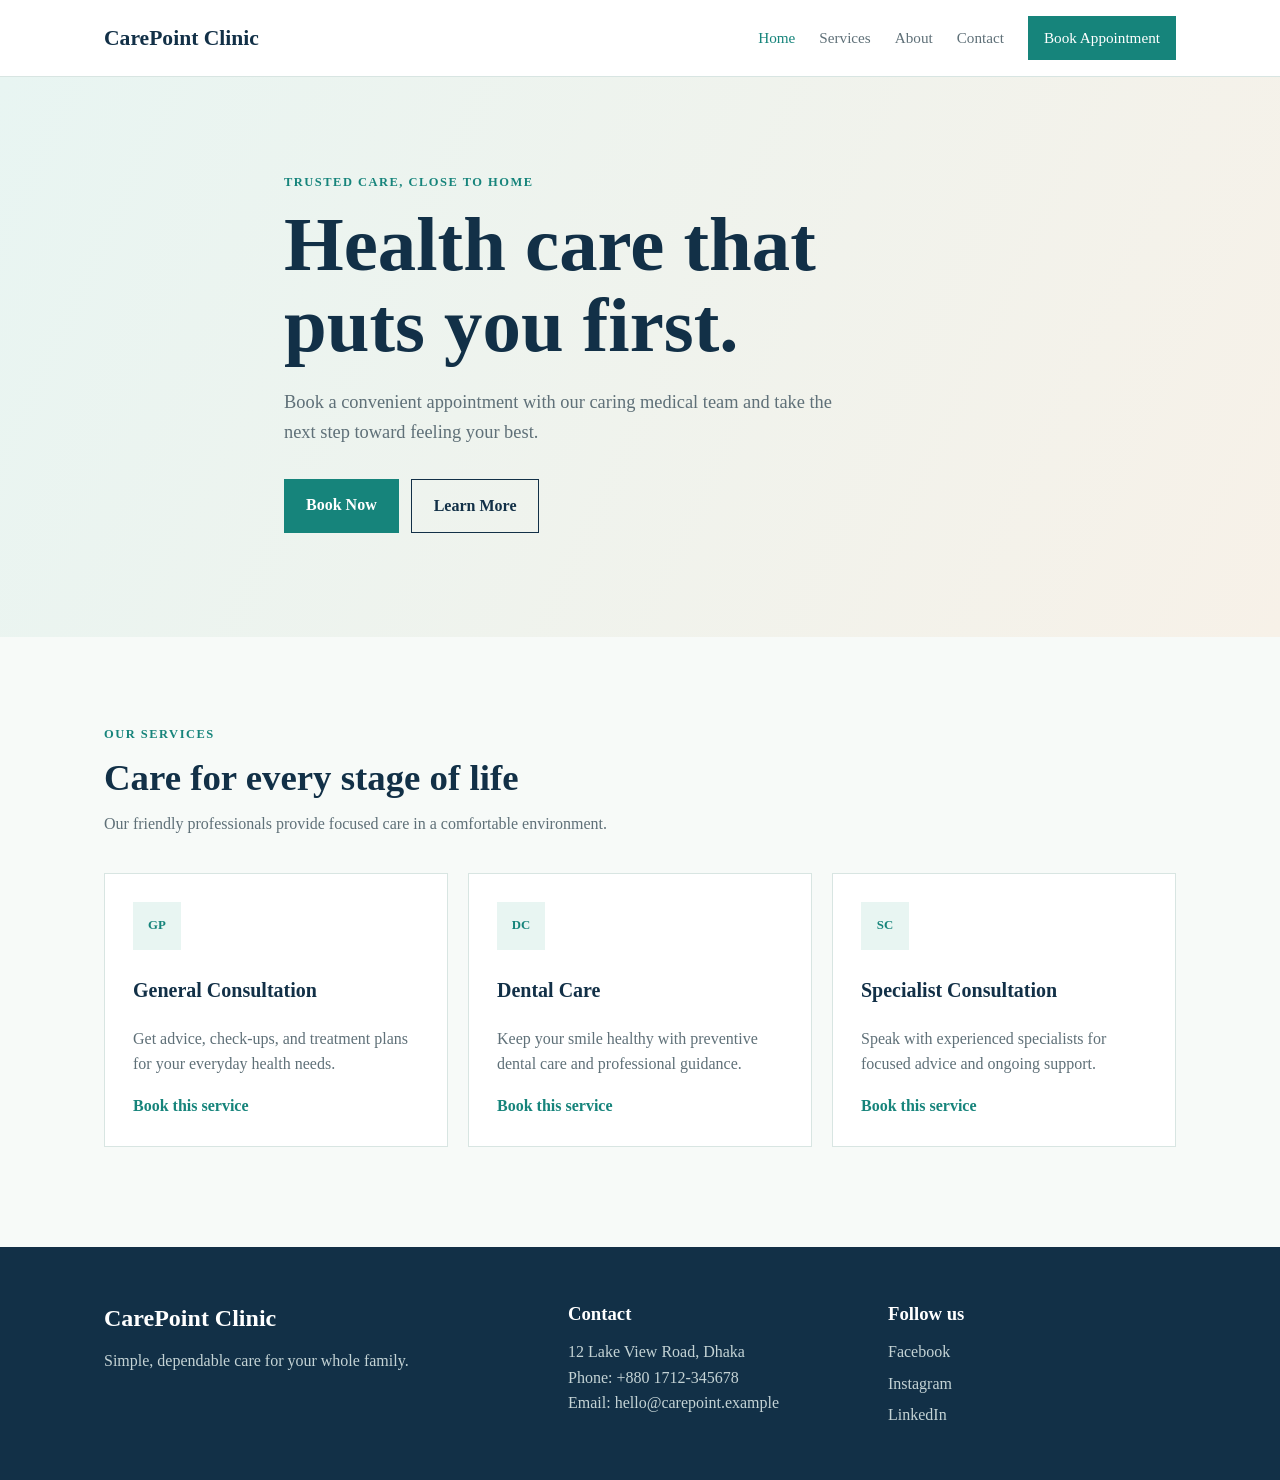
<file: index.html>
<!DOCTYPE html>
<html lang="en">
<head>
  <meta charset="UTF-8">
  <meta name="viewport" content="width=device-width, initial-scale=1.0">
  <title>Clinic Appointment Booking System</title>
  <link rel="stylesheet" href="css/style.css">
</head>
<body>
  <header class="site-header">
    <nav class="navbar container" aria-label="Main navigation">
      <a class="brand" href="index.html">CarePoint Clinic</a>
      <button class="menu-toggle" id="menu-toggle" type="button" aria-expanded="false" aria-controls="main-menu">Menu</button>
      <div class="nav-links" id="main-menu">
        <a class="active" href="index.html">Home</a>
        <a href="#services">Services</a>
        <a href="#about">About</a>
        <a href="#contact">Contact</a>
        <a class="nav-button" href="appointment.html">Book Appointment</a>
      </div>
    </nav>
  </header>

  <main>
    <section class="hero" id="about">
      <div class="container hero-content">
        <p class="eyebrow">Trusted care, close to home</p>
        <h1>Health care that puts you first.</h1>
        <p class="hero-description">Book a convenient appointment with our caring medical team and take the next step toward feeling your best.</p>
        <div class="hero-actions">
          <a class="button primary-button" href="appointment.html">Book Now</a>
          <a class="button secondary-button" href="#services">Learn More</a>
        </div>
      </div>
    </section>

    <section class="services-section container" id="services">
      <div class="section-heading">
        <p class="eyebrow">Our services</p>
        <h2>Care for every stage of life</h2>
        <p>Our friendly professionals provide focused care in a comfortable environment.</p>
      </div>
      <div class="service-grid">
        <article class="service-card">
          <div class="service-icon" aria-hidden="true">GP</div>
          <h3>General Consultation</h3>
          <p>Get advice, check-ups, and treatment plans for your everyday health needs.</p>
          <a class="text-link" href="appointment.html">Book this service</a>
        </article>
        <article class="service-card">
          <div class="service-icon" aria-hidden="true">DC</div>
          <h3>Dental Care</h3>
          <p>Keep your smile healthy with preventive dental care and professional guidance.</p>
          <a class="text-link" href="appointment.html">Book this service</a>
        </article>
        <article class="service-card">
          <div class="service-icon" aria-hidden="true">SC</div>
          <h3>Specialist Consultation</h3>
          <p>Speak with experienced specialists for focused advice and ongoing support.</p>
          <a class="text-link" href="appointment.html">Book this service</a>
        </article>
      </div>
    </section>
  </main>

  <footer class="site-footer" id="contact">
    <div class="container footer-content">
      <div>
        <h2>CarePoint Clinic</h2>
        <p>Simple, dependable care for your whole family.</p>
      </div>
      <div>
        <h3>Contact</h3>
        <p>12 Lake View Road, Dhaka<br>Phone: +880 1712-345678<br>Email: hello@carepoint.example</p>
      </div>
      <div>
        <h3>Follow us</h3>
        <div class="social-links">
          <a href="#contact">Facebook</a>
          <a href="#contact">Instagram</a>
          <a href="#contact">LinkedIn</a>
        </div>
      </div>
    </div>
  </footer>
  <script src="js/script.js"></script>
</body>
</html>
</file>
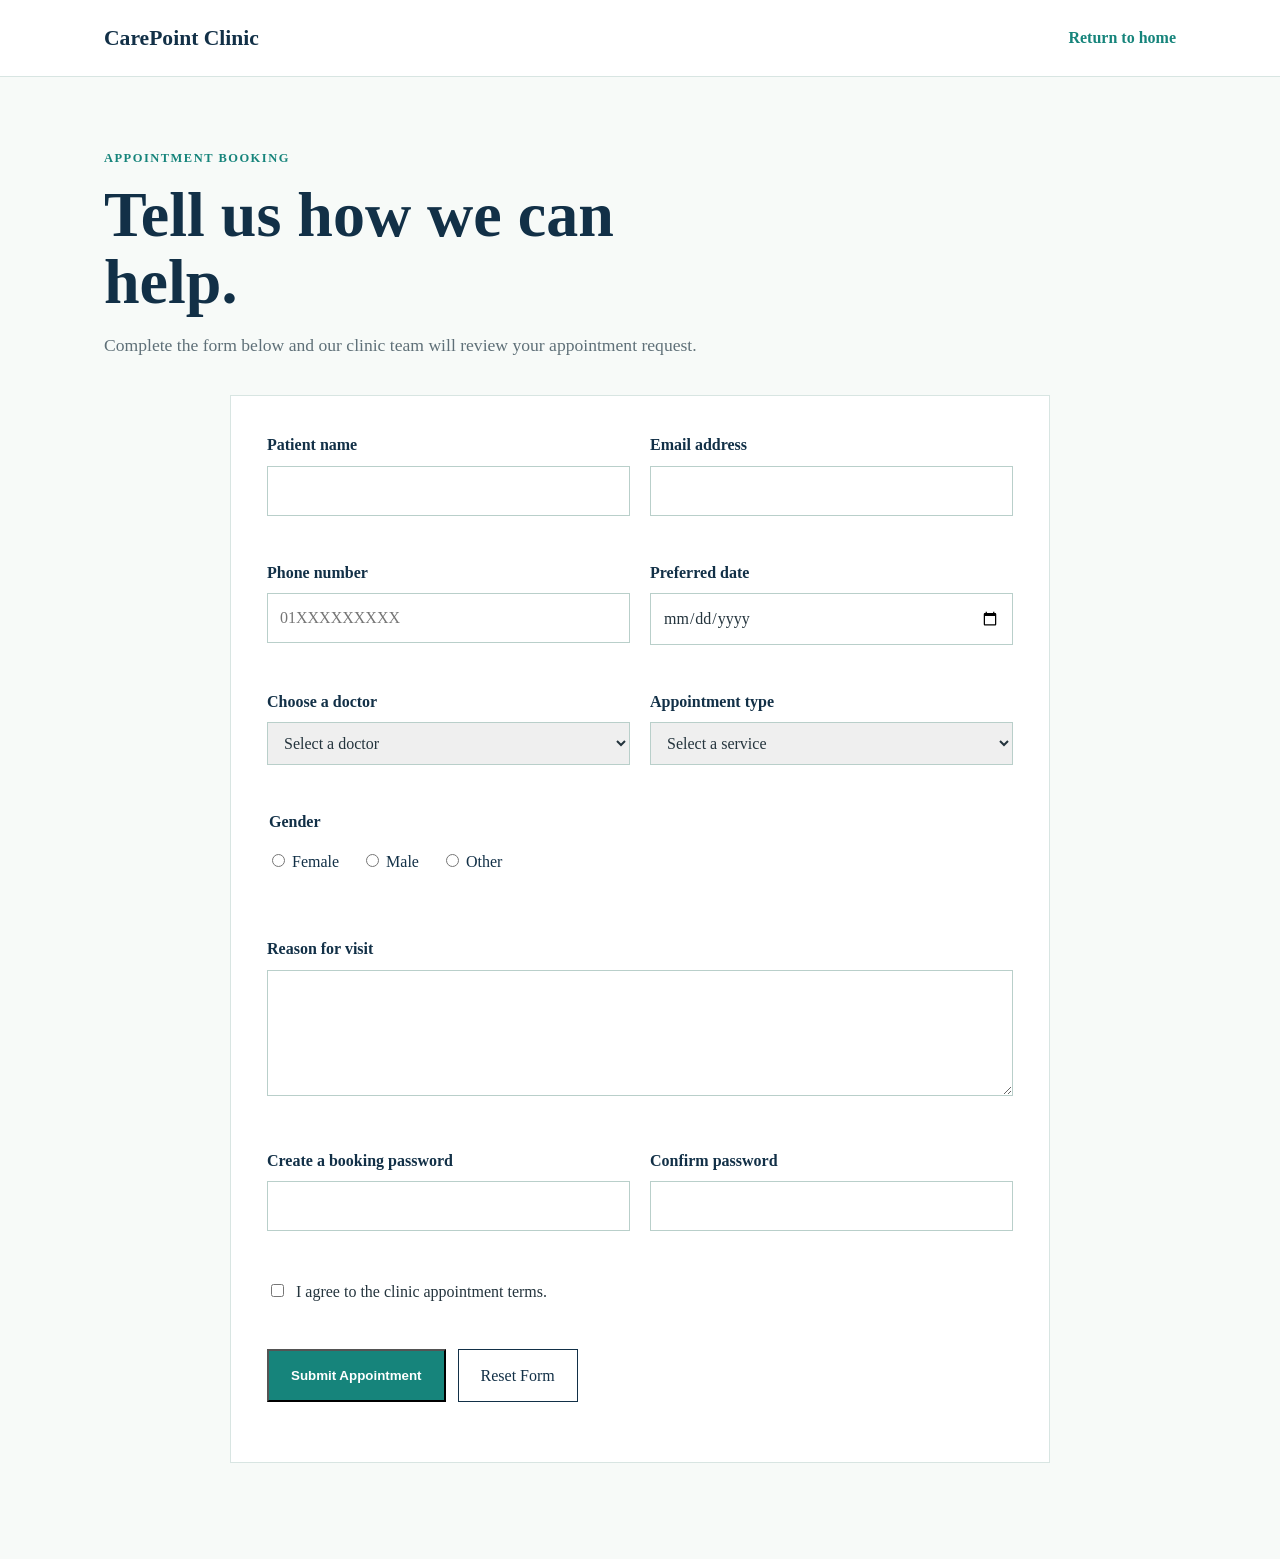
<file: appointment.html>
<!DOCTYPE html>
<html lang="en">
<head>
  <meta charset="UTF-8">
  <meta name="viewport" content="width=device-width, initial-scale=1.0">
  <title>Book an Appointment | Clinic Appointment Booking System</title>
  <link rel="stylesheet" href="css/style.css">
</head>
<body>
  <header class="site-header">
    <nav class="navbar container" aria-label="Main navigation">
      <a class="brand" href="index.html">CarePoint Clinic</a>
      <a class="back-link" href="index.html">Return to home</a>
    </nav>
  </header>

  <main class="appointment-main container">
    <div class="form-introduction">
      <p class="eyebrow">Appointment booking</p>
      <h1>Tell us how we can help.</h1>
      <p>Complete the form below and our clinic team will review your appointment request.</p>
    </div>

    <form class="appointment-form" id="appointment-form" novalidate>
      <div class="form-row">
        <div class="form-field">
          <label for="patient-name">Patient name</label>
          <input id="patient-name" name="patientName" type="text" required>
          <small class="error-message" id="patient-name-error"></small>
        </div>
        <div class="form-field">
          <label for="email">Email address</label>
          <input id="email" name="email" type="email" required>
          <small class="error-message" id="email-error"></small>
        </div>
      </div>

      <div class="form-row">
        <div class="form-field">
          <label for="phone">Phone number</label>
          <input id="phone" name="phone" type="tel" placeholder="01XXXXXXXXX" required>
          <small class="error-message" id="phone-error"></small>
        </div>
        <div class="form-field">
          <label for="appointment-date">Preferred date</label>
          <input id="appointment-date" name="appointmentDate" type="date" required>
          <small class="error-message" id="appointment-date-error"></small>
        </div>
      </div>

      <div class="form-row">
        <div class="form-field">
          <label for="doctor">Choose a doctor</label>
          <select id="doctor" name="doctor" required>
            <option value="">Select a doctor</option>
            <option value="Dr. Samira Rahman">Dr. Samira Rahman</option>
            <option value="Dr. Arif Hasan">Dr. Arif Hasan</option>
            <option value="Dr. Nadia Karim">Dr. Nadia Karim</option>
          </select>
          <small class="error-message" id="doctor-error"></small>
        </div>
        <div class="form-field">
          <label for="appointment-type">Appointment type</label>
          <select id="appointment-type" name="appointmentType" required>
            <option value="">Select a service</option>
            <option value="General Consultation">General Consultation</option>
            <option value="Dental Care">Dental Care</option>
            <option value="Specialist Consultation">Specialist Consultation</option>
          </select>
          <small class="error-message" id="appointment-type-error"></small>
        </div>
      </div>

      <fieldset class="form-field radio-field">
        <legend>Gender</legend>
        <label><input type="radio" name="gender" value="Female" required> Female</label>
        <label><input type="radio" name="gender" value="Male"> Male</label>
        <label><input type="radio" name="gender" value="Other"> Other</label>
        <small class="error-message" id="gender-error"></small>
      </fieldset>

      <div class="form-field">
        <label for="reason">Reason for visit</label>
        <textarea id="reason" name="reason" rows="4" required></textarea>
        <small class="error-message" id="reason-error"></small>
      </div>

      <div class="form-row">
        <div class="form-field">
          <label for="password">Create a booking password</label>
          <input id="password" name="password" type="password" required>
          <small class="error-message" id="password-error"></small>
        </div>
        <div class="form-field">
          <label for="confirm-password">Confirm password</label>
          <input id="confirm-password" name="confirmPassword" type="password" required>
          <small class="error-message" id="confirm-password-error"></small>
        </div>
      </div>

      <label class="checkbox-field" for="terms">
        <input id="terms" name="terms" type="checkbox" required>
        I agree to the clinic appointment terms.
      </label>
      <small class="error-message" id="terms-error"></small>

      <div class="form-actions">
        <button class="button primary-button" type="submit">Submit Appointment</button>
        <button class="button reset-button" type="reset">Reset Form</button>
      </div>
      <div class="success-message" id="success-message" role="status"></div>
    </form>
  </main>
  <script src="js/script.js"></script>
</body>
</html>
</file>
<file: css/style.css>
:root {
  --navy: #123047;
  --teal: #16847b;
  --light-teal: #e8f5f2;
  --cream: #f7faf8;
  --text: #24343d;
  --muted: #5f7078;
  --white: #ffffff;
  --border: #d8e5e2;
}

* {
  box-sizing: border-box;
}

body {
  margin: 0;
  background: var(--cream);
  color: var(--text);
  font-family: Georgia, 'Times New Roman', serif;
  line-height: 1.6;
}

a {
  color: inherit;
  text-decoration: none;
}

.container {
  margin: 0 auto;
  max-width: 1120px;
  padding-left: 24px;
  padding-right: 24px;
}

.site-header {
  background: var(--white);
  border-bottom: 1px solid var(--border);
}

.navbar {
  align-items: center;
  display: flex;
  justify-content: space-between;
  min-height: 76px;
}

.brand {
  color: var(--navy);
  font-size: 1.35rem;
  font-weight: bold;
}

.nav-links {
  align-items: center;
  display: flex;
  gap: 24px;
}

.nav-links a {
  color: var(--muted);
  font-size: 0.95rem;
}

.nav-links a:hover,
.nav-links .active {
  color: var(--teal);
}

.nav-links .nav-button {
  background: var(--teal);
  color: var(--white);
  padding: 10px 16px;
}

.menu-toggle {
  background: var(--white);
  border: 1px solid var(--border);
  color: var(--navy);
  cursor: pointer;
  display: none;
  padding: 8px 12px;
}

.hero {
  background: linear-gradient(115deg, var(--light-teal), #f7f1e8);
  padding: 96px 0 104px;
}

.hero-content {
  max-width: 760px;
}

.eyebrow {
  color: var(--teal);
  font-size: 0.78rem;
  font-weight: bold;
  letter-spacing: 0.12em;
  margin: 0 0 12px;
  text-transform: uppercase;
}

h1,
h2,
h3,
p {
  margin-top: 0;
}

h1 {
  color: var(--navy);
  font-size: clamp(2.5rem, 6vw, 4.8rem);
  line-height: 1.05;
  margin-bottom: 22px;
  max-width: 680px;
}

.hero-description {
  color: var(--muted);
  font-size: 1.15rem;
  max-width: 560px;
}

.hero-actions {
  display: flex;
  flex-wrap: wrap;
  gap: 12px;
  margin-top: 32px;
}

.button {
  display: inline-block;
  font-weight: bold;
  padding: 13px 22px;
}

.primary-button {
  background: var(--teal);
  color: var(--white);
}

.secondary-button {
  border: 1px solid var(--navy);
  color: var(--navy);
}

.services-section {
  padding-bottom: 100px;
  padding-top: 88px;
}

.section-heading {
  margin-bottom: 36px;
  max-width: 600px;
}

.section-heading h2 {
  color: var(--navy);
  font-size: 2.3rem;
  line-height: 1.15;
  margin-bottom: 12px;
}

.section-heading p:last-child,
.service-card p,
.site-footer p {
  color: var(--muted);
}

.service-grid {
  display: grid;
  gap: 20px;
  grid-template-columns: repeat(3, 1fr);
}

.service-card {
  background: var(--white);
  border: 1px solid var(--border);
  padding: 28px;
}

.service-icon {
  align-items: center;
  background: var(--light-teal);
  color: var(--teal);
  display: flex;
  font-size: 0.8rem;
  font-weight: bold;
  height: 48px;
  justify-content: center;
  margin-bottom: 24px;
  width: 48px;
}

.service-card h3 {
  color: var(--navy);
  font-size: 1.25rem;
}

.text-link {
  color: var(--teal);
  font-weight: bold;
}

.site-footer {
  background: var(--navy);
  color: var(--white);
  padding: 52px 0;
}

.footer-content {
  display: grid;
  gap: 32px;
  grid-template-columns: 1.5fr 1fr 1fr;
}

.site-footer h2,
.site-footer h3 {
  margin-bottom: 10px;
}

.site-footer p {
  color: #c4d3d5;
  margin-bottom: 0;
}

.social-links {
  display: flex;
  flex-direction: column;
  gap: 6px;
}

.social-links a {
  color: #c4d3d5;
}

@media (max-width: 760px) {
  .menu-toggle {
    display: block;
  }

  .nav-links {
    background: var(--white);
    border-top: 1px solid var(--border);
    display: none;
    flex-direction: column;
    gap: 16px;
    left: 0;
    padding: 20px 24px;
    position: absolute;
    right: 0;
    top: 76px;
    z-index: 2;
  }

  .nav-links.open {
    display: flex;
  }

  .navbar {
    position: relative;
  }

  .service-grid,
  .footer-content {
    grid-template-columns: 1fr;
  }

  .hero {
    padding: 72px 0 80px;
  }
}

.back-link {
  color: var(--teal);
  font-weight: bold;
}

.appointment-main {
  padding-bottom: 96px;
  padding-top: 72px;
}

.form-introduction {
  margin-bottom: 36px;
  max-width: 650px;
}

.form-introduction h1 {
  font-size: clamp(2.4rem, 5vw, 4rem);
  margin-bottom: 16px;
}

.form-introduction > p:last-child {
  color: var(--muted);
  font-size: 1.1rem;
}

.appointment-form {
  background: var(--white);
  border: 1px solid var(--border);
  margin: 0 auto;
  max-width: 820px;
  padding: 36px;
}

.form-row {
  display: grid;
  gap: 20px;
  grid-template-columns: repeat(2, 1fr);
}

.form-field {
  margin-bottom: 22px;
}

.form-field label,
.form-field legend {
  color: var(--navy);
  display: block;
  font-weight: bold;
  margin-bottom: 8px;
}

.form-field input:not([type="radio"]):not([type="checkbox"]),
.form-field select,
.form-field textarea {
  border: 1px solid #b9cfca;
  border-radius: 0;
  color: var(--text);
  font: inherit;
  padding: 11px 12px;
  width: 100%;
}

.form-field textarea {
  resize: vertical;
}

fieldset {
  border: 0;
  margin-left: 0;
  margin-right: 0;
  padding-left: 0;
  padding-right: 0;
}

.radio-field {
  margin-bottom: 22px;
}

.radio-field label {
  display: inline-block;
  font-weight: normal;
  margin-right: 18px;
}

.checkbox-field {
  color: var(--text);
  display: block;
  margin: 4px 0;
}

.checkbox-field input {
  margin-right: 8px;
}

.error-message {
  color: #b42318;
  display: block;
  min-height: 22px;
  padding-top: 4px;
}

.form-actions {
  display: flex;
  flex-wrap: wrap;
  gap: 12px;
  margin-top: 18px;
}

.reset-button {
  background: var(--white);
  border: 1px solid var(--navy);
  color: var(--navy);
  cursor: pointer;
  font: inherit;
}

.success-message {
  color: #146c43;
  font-weight: bold;
  margin-top: 24px;
}

@media (max-width: 760px) {
  .form-row {
    grid-template-columns: 1fr;
    gap: 0;
  }

  .appointment-form {
    padding: 24px;
  }
}
}
</file>
